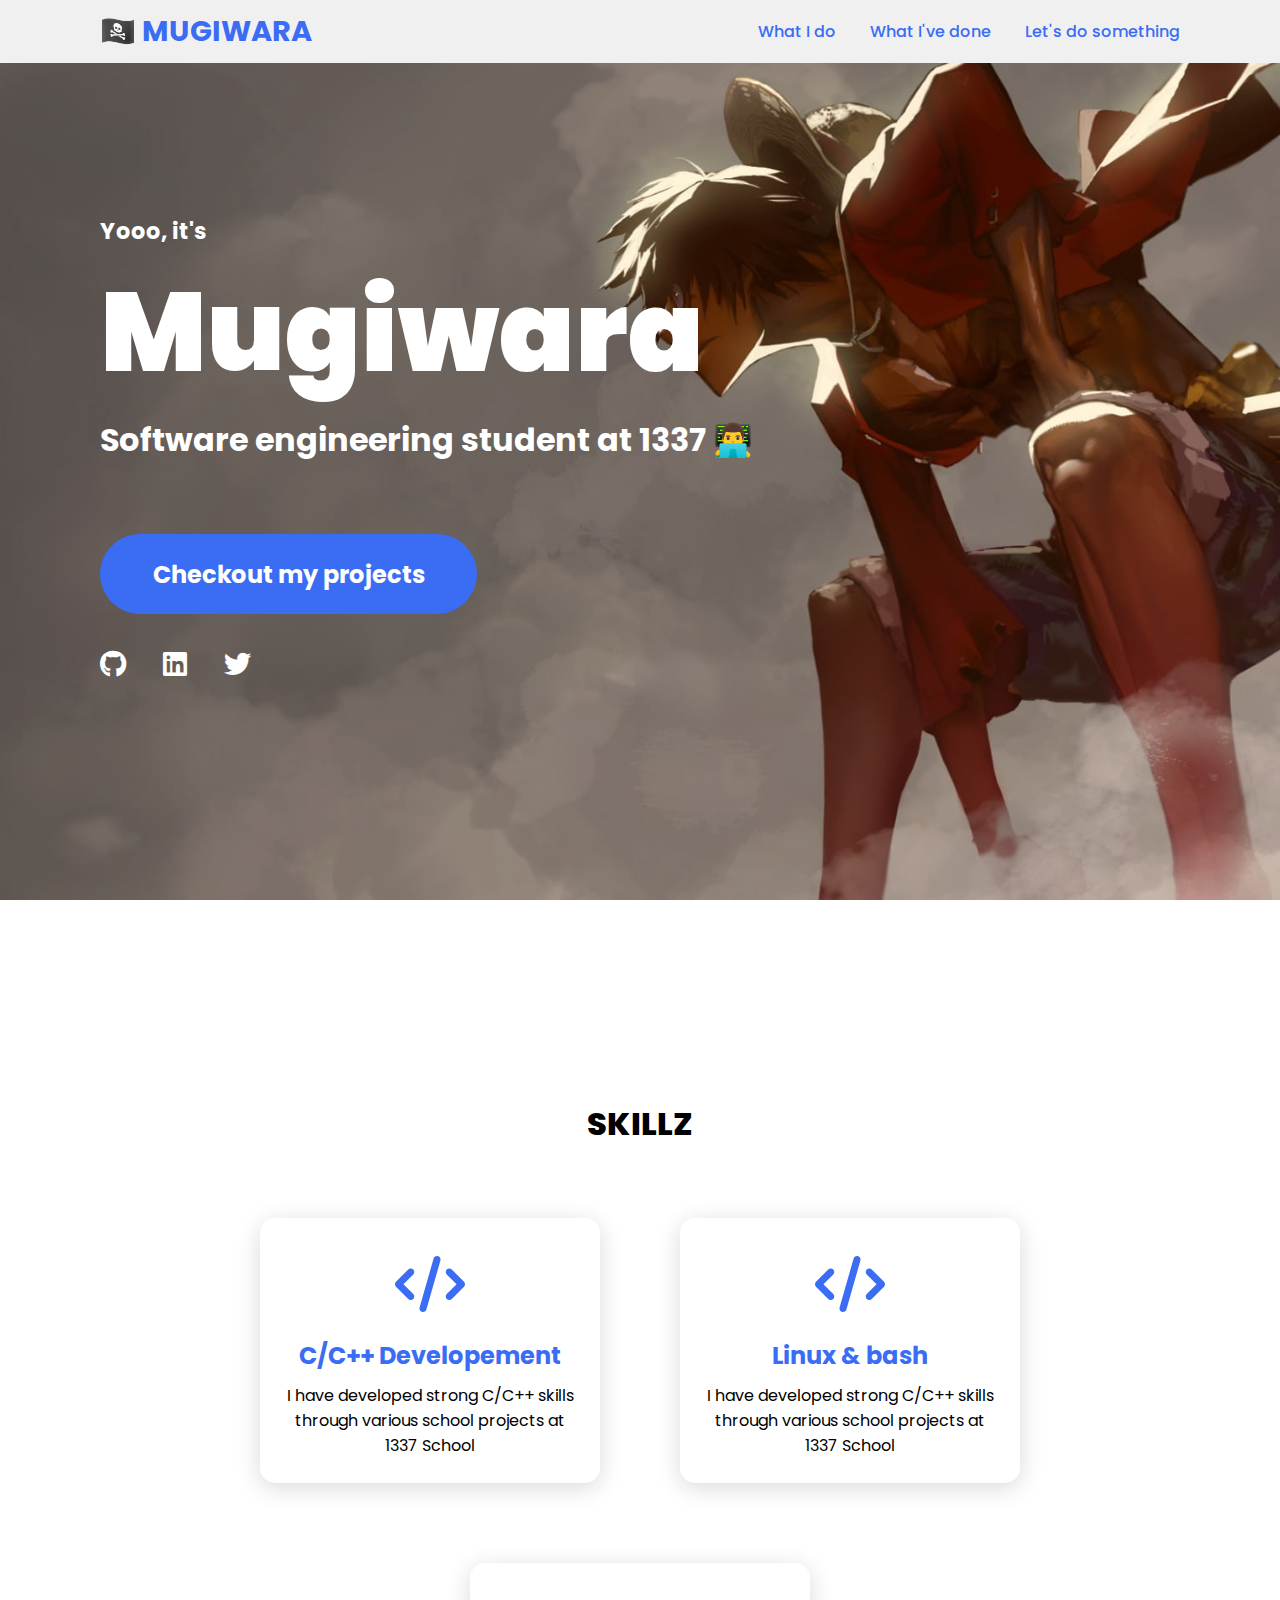
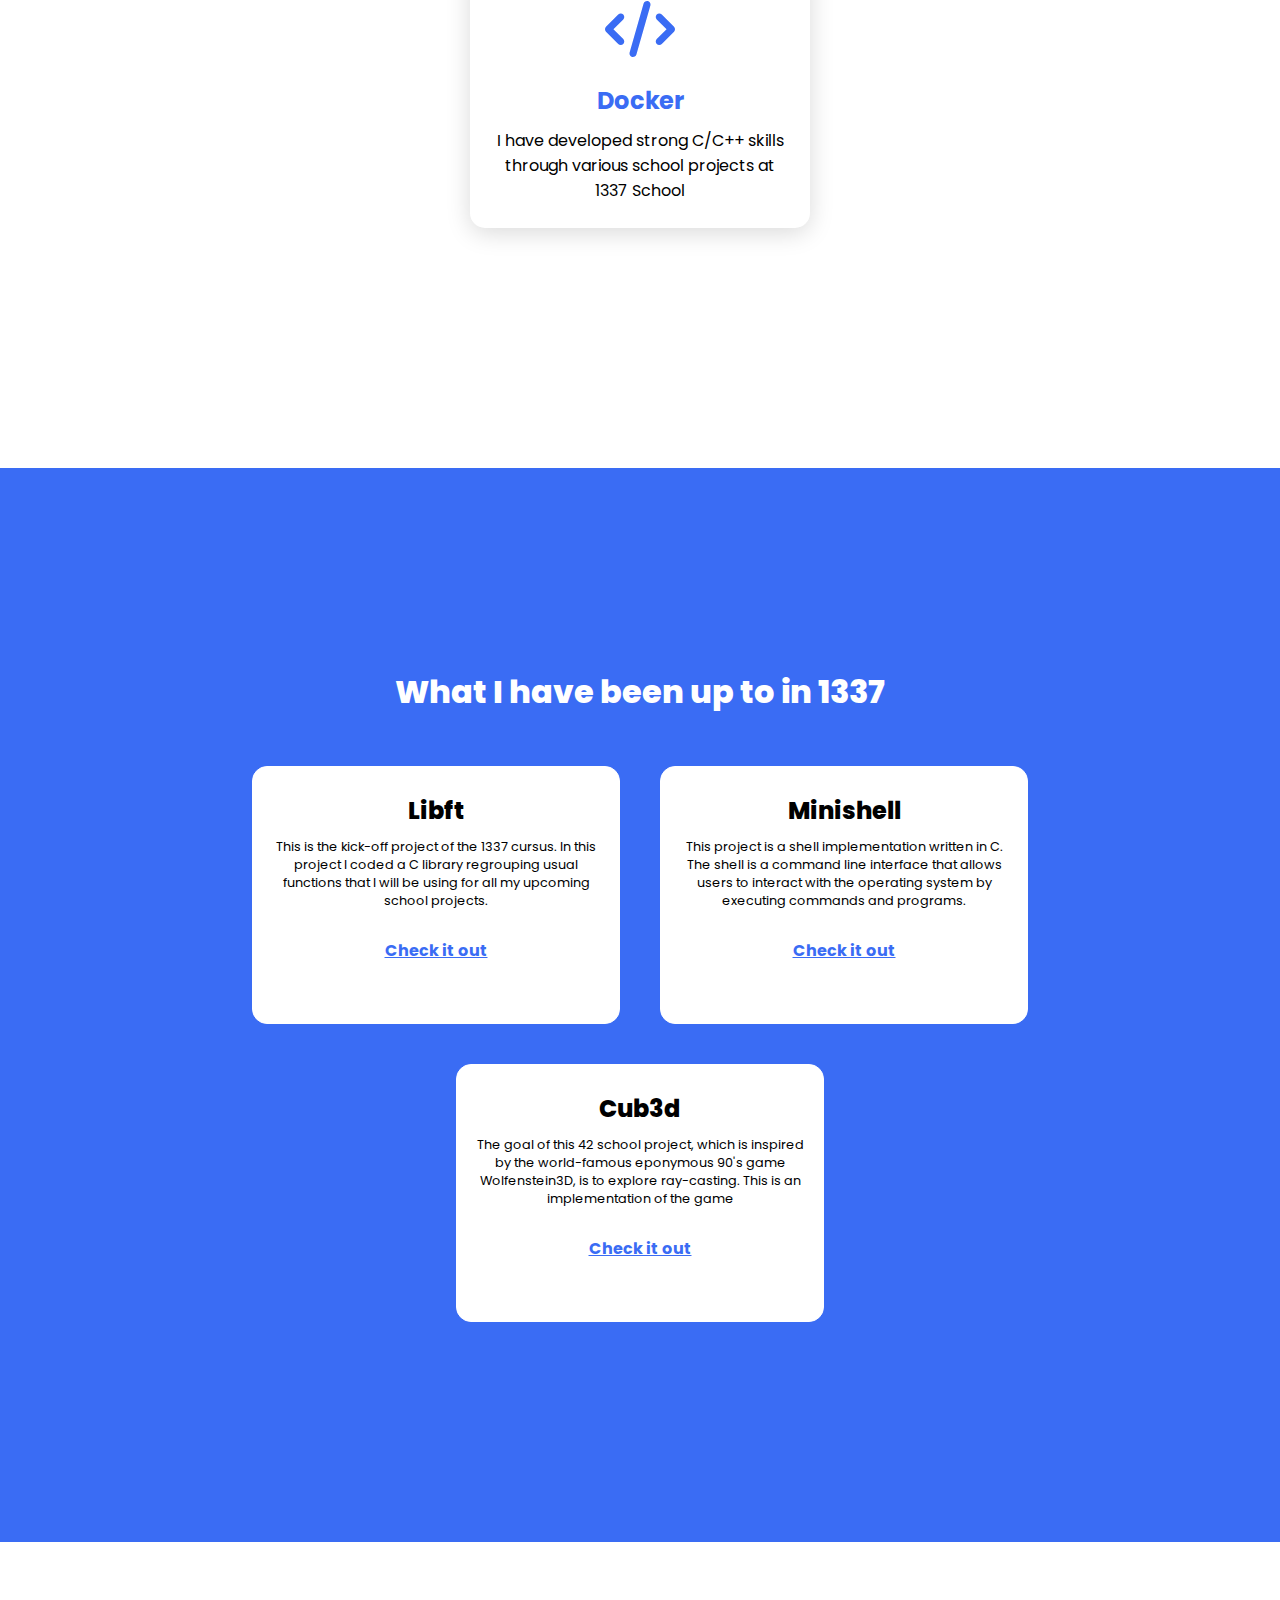
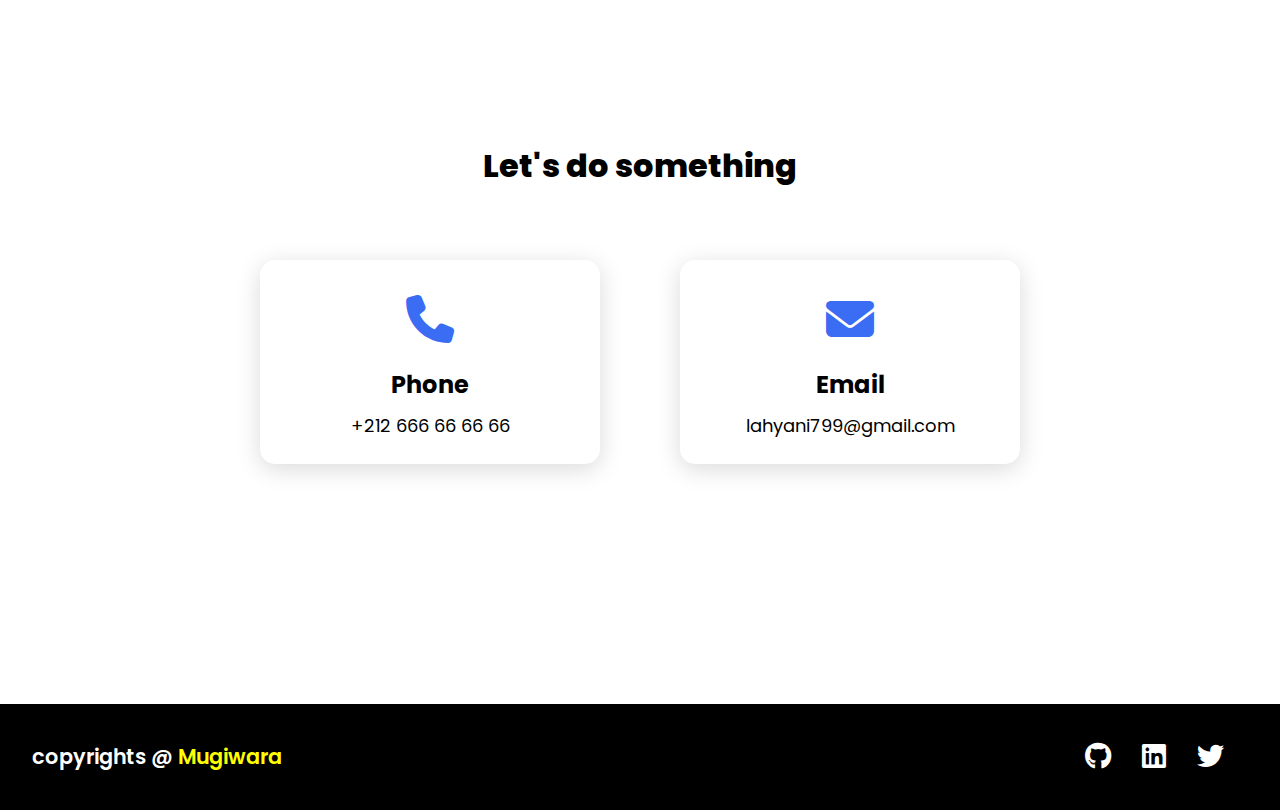
<file: srcs/requirements/bonus/website/index.html>
<!DOCTYPE html>
<html lang="en">
<head>
    <meta charset="UTF-8">
    <meta http-equiv="X-UA-Compatible" content="IE=edge">
    <meta name="viewport" content="width=device-width, initial-scale=1.0">
    <link rel="stylesheet" href="https://cdnjs.cloudflare.com/ajax/libs/font-awesome/6.1.1/css/all.min.css">
    <link rel="stylesheet" href="style.css">
    <title>Portfolio</title>
</head>
<body>

    <header>
        <a href="#" class="logo"> 🏴‍☠️ Mugiwara </a>
        <nav class="navigation">
            <a href="#services"> What I do </a>
            <a href="#projects"> What I've done </a>
            <a href="#contact"> Let's do something </a>
        </nav>
    </header>

    <section class="hero">
        <div>
            <h2> Yooo, it's <br> <span> Mugiwara </span> </h2>
            <h3>Software engineering student at 1337 👨‍💻</h3>
            <a href="#projects" class="primary-btn">Checkout my projects</a>
            <div class="socials">
                <a href="https://github.com/ilahyani" target="_blank"> <i class="fa-brands fa-github"></i> </a>
                <a href="https://www.linkedin.com/in/ilahyani/" target="_blank"> <i class="fa-brands fa-linkedin"></i> </a>
                <a href="https://twitter.com/ilahyani_" target="_blank"> <i class="fa-brands fa-twitter"></i> </a>
            </div>
        </div>
    </section>

    <section class="cards services">
        <h2 class="title"> SKILLZ </h2>
        <div class="content">
            <div class="service-card">
                <div class="icon">
                    <i class="fa-solid fa-code"></i>
                </div>
                <div class="info">
                    <h3>C/C++ Developement</h3>
                    <p>I have developed strong C/C++ skills through various school projects at 1337 School</p>
                </div>
            </div>
            <div class="service-card">
                <div class="icon">
                    <i class="fa-solid fa-code"></i>
                </div>
                <div class="info">
                    <h3>Linux & bash</h3>
                    <p>I have developed strong C/C++ skills through various school projects at 1337 School</p>
                </div>
            </div>
            <div class="service-card">
                <div class="icon">
                    <i class="fa-solid fa-code"></i>
                </div>
                <div class="info">
                    <h3>Docker</h3>
                    <p>I have developed strong C/C++ skills through various school projects at 1337 School</p>
                </div>
            </div>
        </div>
    </section>

    <section class="projects">
        <h2 class="title"> What I have been up to in 1337 </h2>
        <div class="content">
            <div class="project-card">
                <div class="project-info">
                    <p class="project-title"> Libft </p>
                    <p class="project-description"> This is the kick-off project of the 1337 cursus. In this project I coded a C library regrouping usual functions that I will be using for all my upcoming school projects. </p>
                    <a href="https://github.com/ilahyani/libft" target="_blank" class="details-btn"> Check it out </a>
                </div>
            </div>
            <div class="project-card">
                <div class="project-info">
                    <p class="project-title"> Minishell </p>
                    <p class="project-description"> This project is a shell implementation written in C. The shell is a command line interface that allows users to interact with the operating system by executing commands and programs. </p>
                    <a href="https://github.com/ilahyani/minishell" target="_blank" class="details-btn"> Check it out </a>
                </div>
            </div>
            <div class="project-card">
                <div class="project-info">
                    <p class="project-title"> Cub3d </p>
                    <p class="project-description"> The goal of this 42 school project, which is inspired by the world-famous eponymous 90's game Wolfenstein3D, is to explore ray-casting. This is an implementation of the game </p>
                    <a href="https://github.com/ilahyani/cub3d" target="_blank" class="details-btn"> Check it out </a>
                </div>
            </div>
        </div>
    </section>

    <section class="cards contact">
        <h2 class="title"> Let's do something </h2>
        <div class="content">
            <div class="service-card">
                <div class="icon">
                    <i class="fa-solid fa-phone"></i>
                </div>
                <div class="info">
                    <h3>Phone</h3>
                    <p> +212 666 66 66 66 </p>
                </div>
            </div>
            <div class="service-card">
                <div class="icon">
                    <i class="fa-solid fa-envelope"></i>
                </div>
                <div class="info">
                    <h3>Email</h3>
                    <p> lahyani799@gmail.com </p>
                </div>
            </div>
        </div>
    </section>

    <footer class="footer">
        <p class="footer-title"> copyrights @ <span> Mugiwara </span> </p>
        <div class="socials">
            <a href="https://github.com/ilahyani" target="_blank"> <i class="fa-brands fa-github"></i> </a>
            <a href="https://www.linkedin.com/in/ilahyani/" target="_blank"> <i class="fa-brands fa-linkedin"></i> </a>
            <a href="https://twitter.com/ilahyani_" target="_blank"> <i class="fa-brands fa-twitter"></i> </a>
        </div>
    </footer>

</body>
</html>
</file>
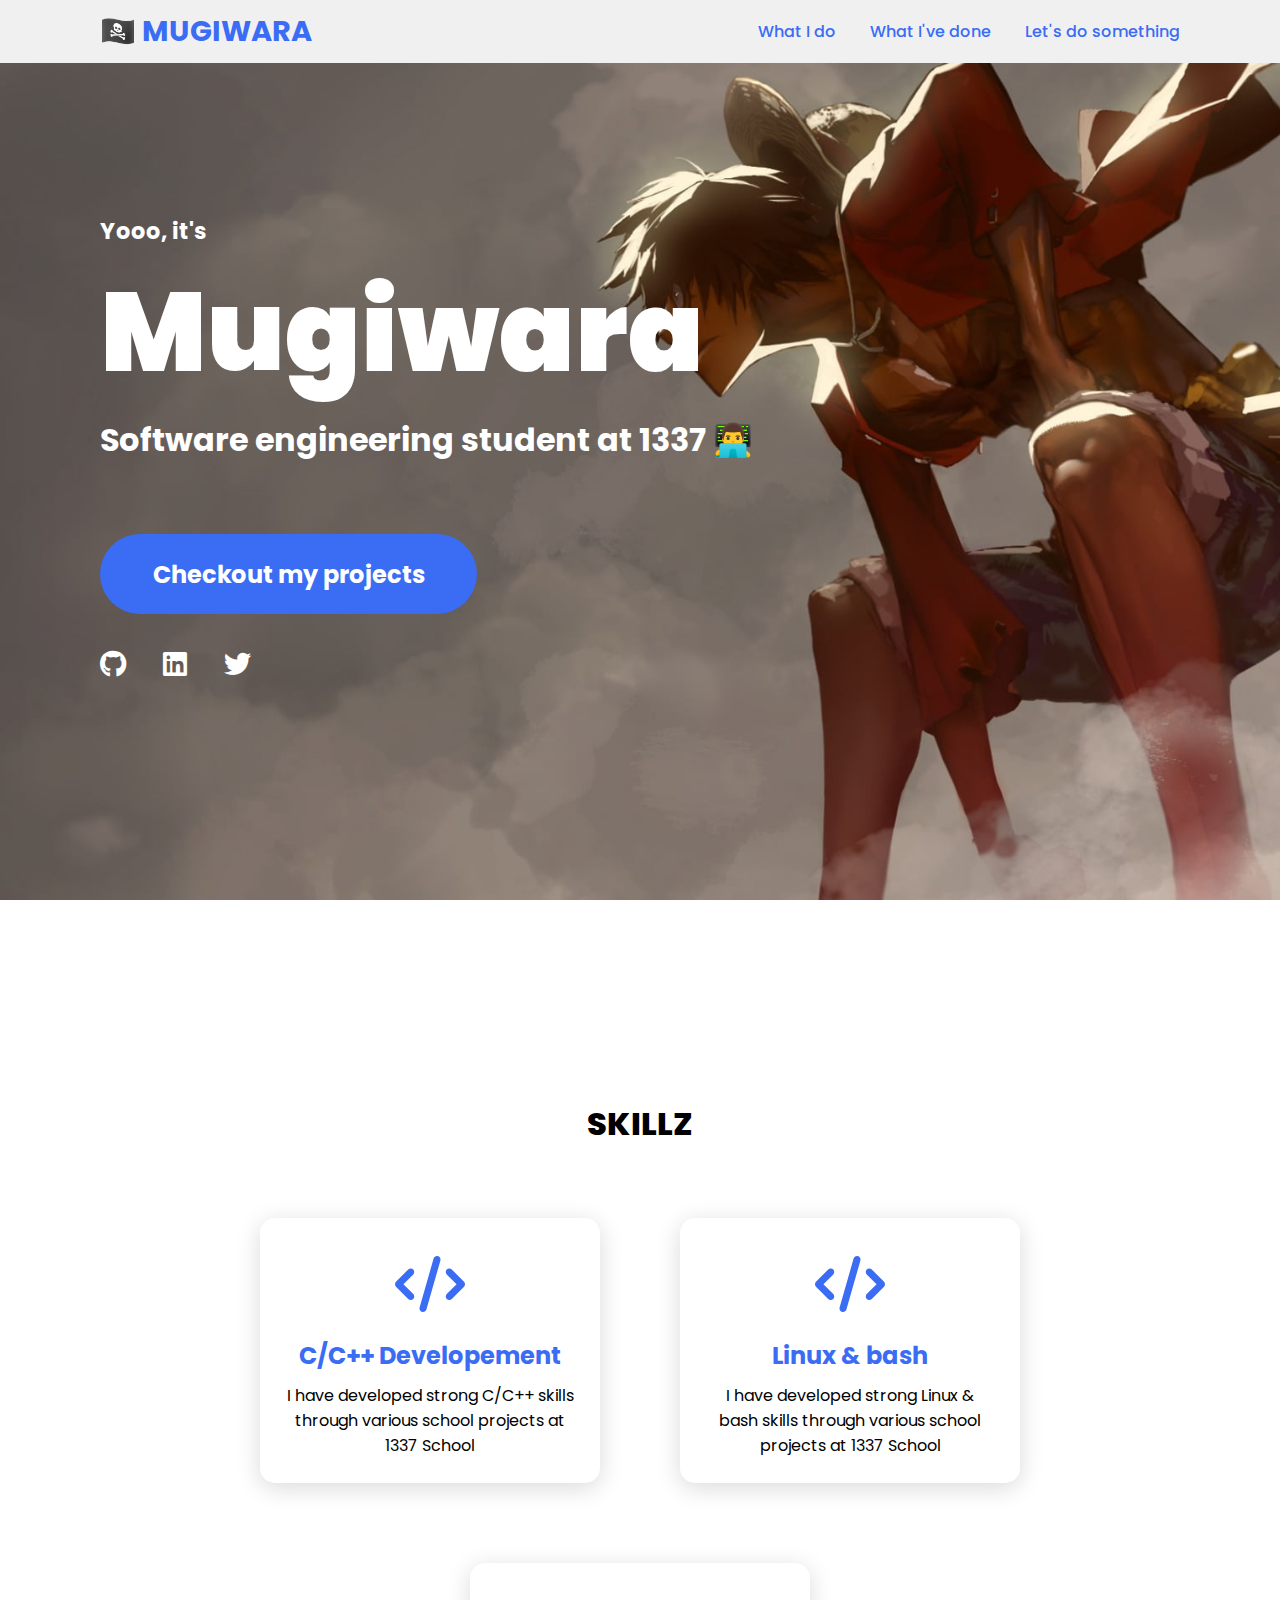
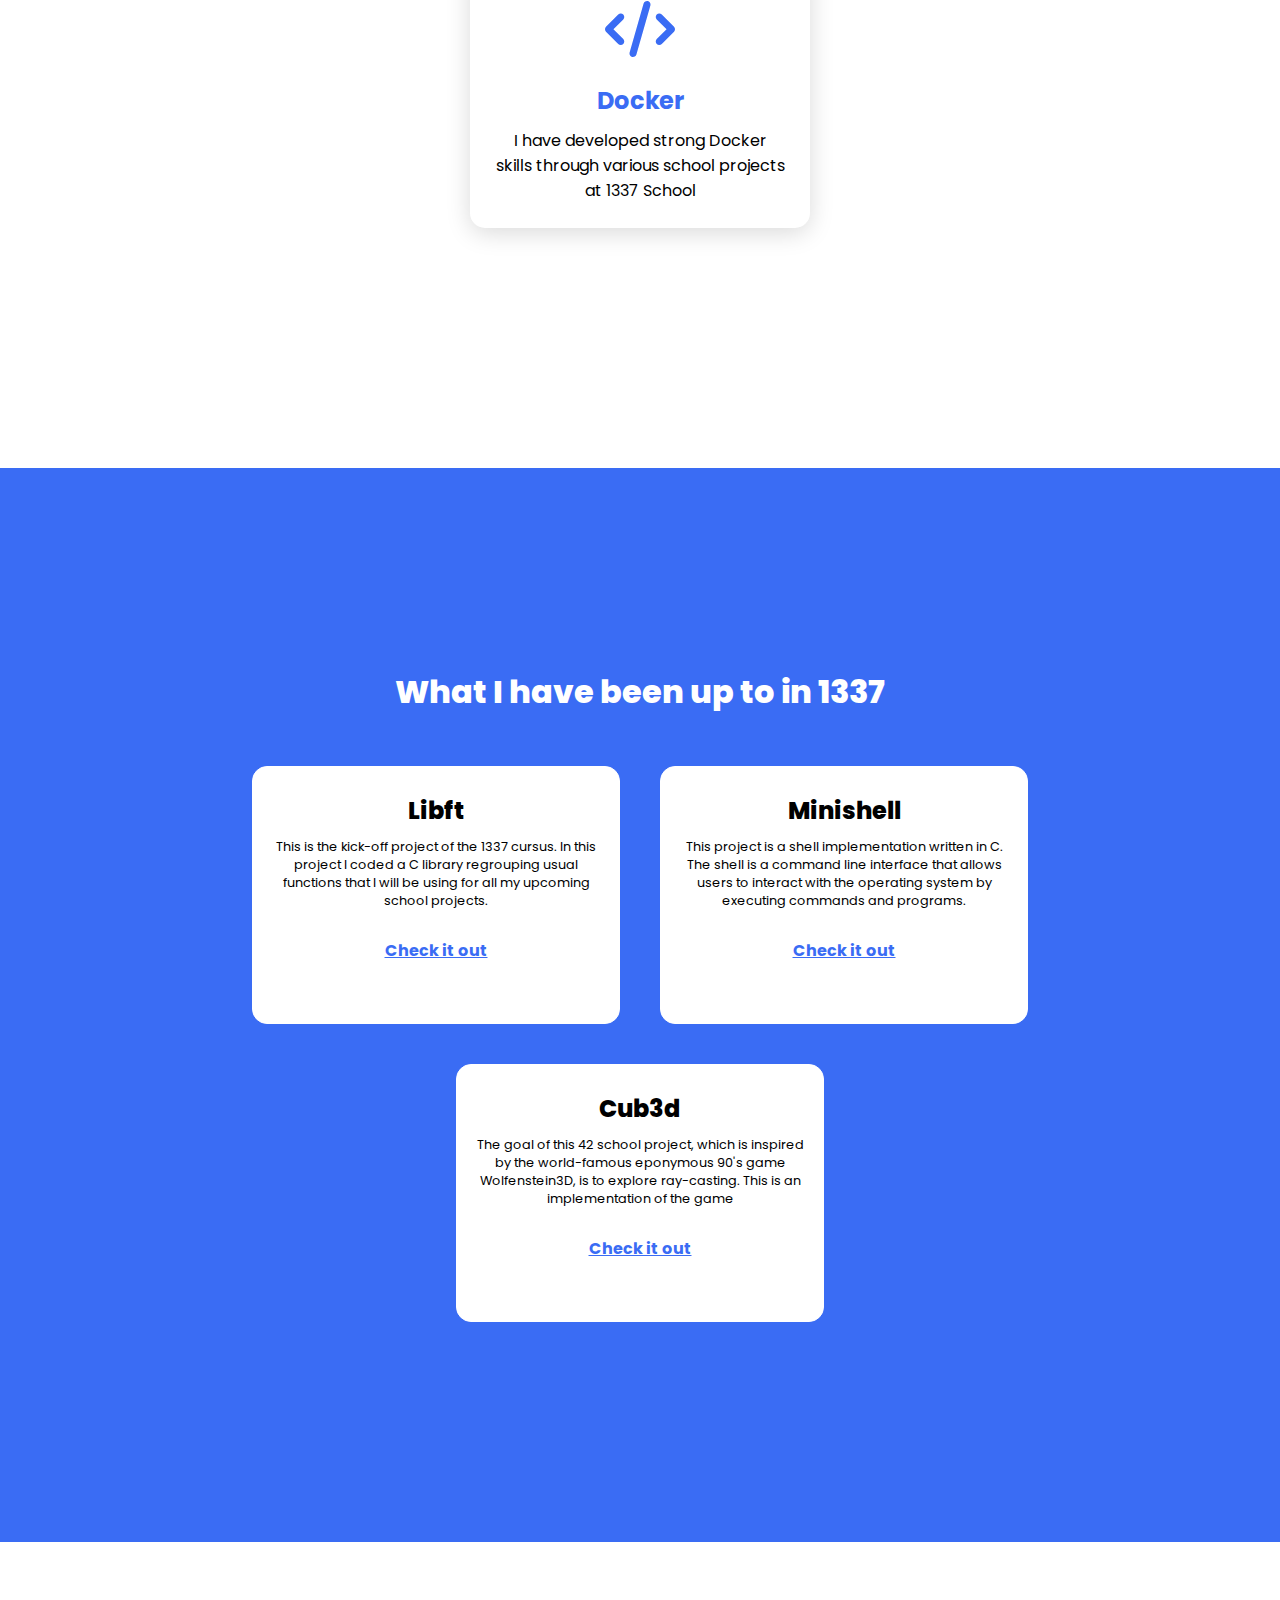
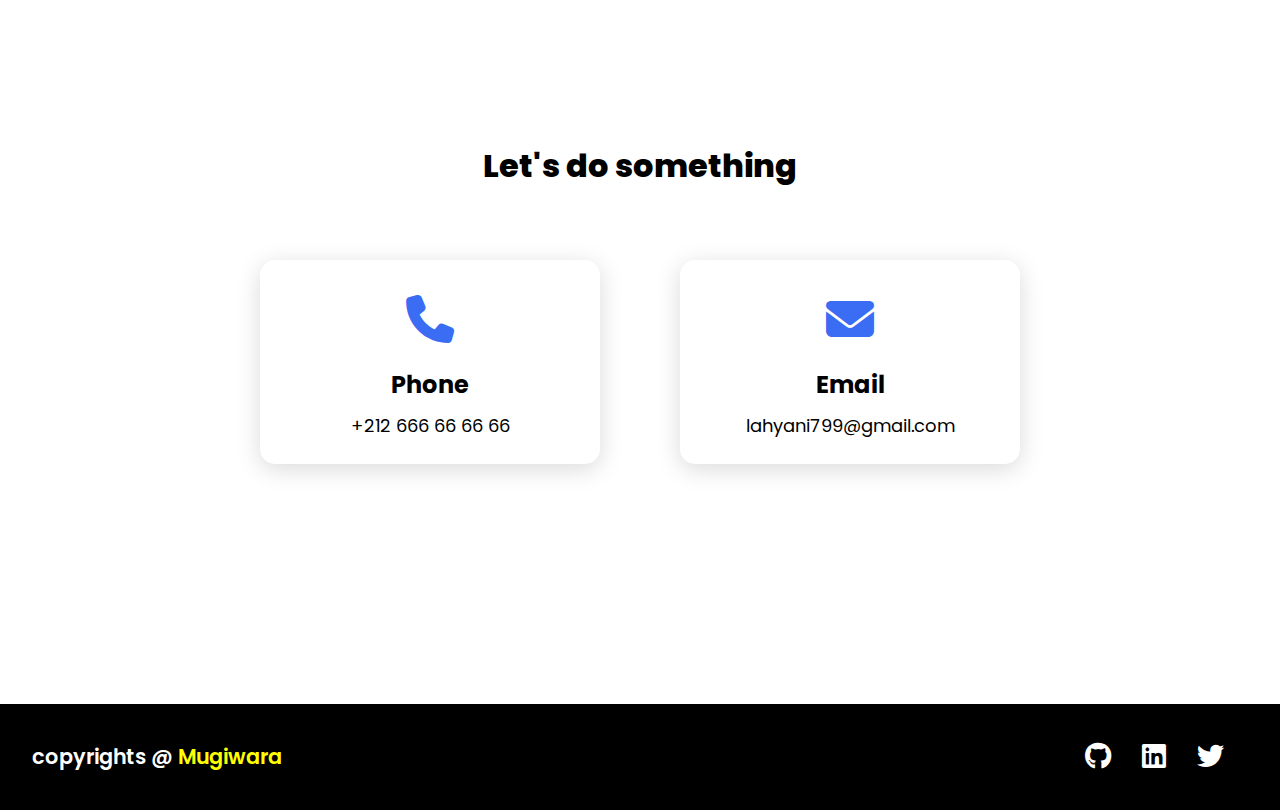
<file: srcs/requirements/bonus/website/webfiles/index.html>
<!DOCTYPE html>
<html lang="en">
<head>
    <meta charset="UTF-8">
    <meta http-equiv="X-UA-Compatible" content="IE=edge">
    <meta name="viewport" content="width=device-width, initial-scale=1.0">
    <link rel="stylesheet" href="https://cdnjs.cloudflare.com/ajax/libs/font-awesome/6.1.1/css/all.min.css">
    <link rel="stylesheet" href="style.css">
    <title>Portfolio</title>
</head>
<body>

    <header>
        <a href="#" class="logo"> 🏴‍☠️ Mugiwara </a>
        <nav class="navigation">
            <a href="#services"> What I do </a>
            <a href="#projects"> What I've done </a>
            <a href="#contact"> Let's do something </a>
        </nav>
    </header>

    <section class="hero">
        <div>
            <h2> Yooo, it's <br> <span> Mugiwara </span> </h2>
            <h3>Software engineering student at 1337 👨‍💻</h3>
            <a href="#projects" class="primary-btn">Checkout my projects</a>
            <div class="socials">
                <a href="https://github.com/ilahyani" target="_blank"> <i class="fa-brands fa-github"></i> </a>
                <a href="https://www.linkedin.com/in/ilahyani/" target="_blank"> <i class="fa-brands fa-linkedin"></i> </a>
                <a href="https://twitter.com/ilahyani_" target="_blank"> <i class="fa-brands fa-twitter"></i> </a>
            </div>
        </div>
    </section>

    <section class="cards services" id="services">
        <h2 class="title"> SKILLZ </h2>
        <div class="content">
            <div class="service-card">
                <div class="icon">
                    <i class="fa-solid fa-code"></i>
                </div>
                <div class="info">
                    <h3>C/C++ Developement</h3>
                    <p>I have developed strong C/C++ skills through various school projects at 1337 School</p>
                </div>
            </div>
            <div class="service-card">
                <div class="icon">
                    <i class="fa-solid fa-code"></i>
                </div>
                <div class="info">
                    <h3>Linux & bash</h3>
                    <p>I have developed strong Linux & bash skills through various school projects at 1337 School</p>
                </div>
            </div>
            <div class="service-card">
                <div class="icon">
                    <i class="fa-solid fa-code"></i>
                </div>
                <div class="info">
                    <h3>Docker</h3>
                    <p>I have developed strong Docker skills through various school projects at 1337 School</p>
                </div>
            </div>
        </div>
    </section>

    <section class="projects" id="projects">
        <h2 class="title"> What I have been up to in 1337 </h2>
        <div class="content">
            <div class="project-card">
                <div class="project-info">
                    <p class="project-title"> Libft </p>
                    <p class="project-description"> This is the kick-off project of the 1337 cursus. In this project I coded a C library regrouping usual functions that I will be using for all my upcoming school projects. </p>
                    <a href="https://github.com/ilahyani/libft" target="_blank" class="details-btn"> Check it out </a>
                </div>
            </div>
            <div class="project-card">
                <div class="project-info">
                    <p class="project-title"> Minishell </p>
                    <p class="project-description"> This project is a shell implementation written in C. The shell is a command line interface that allows users to interact with the operating system by executing commands and programs. </p>
                    <a href="https://github.com/ilahyani/minishell" target="_blank" class="details-btn"> Check it out </a>
                </div>
            </div>
            <div class="project-card">
                <div class="project-info">
                    <p class="project-title"> Cub3d </p>
                    <p class="project-description"> The goal of this 42 school project, which is inspired by the world-famous eponymous 90's game Wolfenstein3D, is to explore ray-casting. This is an implementation of the game </p>
                    <a href="https://github.com/ilahyani/cub3d" target="_blank" class="details-btn"> Check it out </a>
                </div>
            </div>
        </div>
    </section>

    <section class="cards contact" id="contact">
        <h2 class="title"> Let's do something </h2>
        <div class="content">
            <div class="service-card">
                <div class="icon">
                    <i class="fa-solid fa-phone"></i>
                </div>
                <div class="info">
                    <h3>Phone</h3>
                    <p> +212 666 66 66 66 </p>
                </div>
            </div>
            <div class="service-card">
                <div class="icon">
                    <i class="fa-solid fa-envelope"></i>
                </div>
                <div class="info">
                    <h3>Email</h3>
                    <p> lahyani799@gmail.com </p>
                </div>
            </div>
        </div>
    </section>

    <footer class="footer">
        <p class="footer-title"> copyrights @ <span> Mugiwara </span> </p>
        <div class="socials">
            <a href="https://github.com/ilahyani" target="_blank"> <i class="fa-brands fa-github"></i> </a>
            <a href="https://www.linkedin.com/in/ilahyani/" target="_blank"> <i class="fa-brands fa-linkedin"></i> </a>
            <a href="https://twitter.com/ilahyani_" target="_blank"> <i class="fa-brands fa-twitter"></i> </a>
        </div>
    </footer>

</body>
</html>
</file>
<file: srcs/requirements/bonus/website/style.css>
@import url('https://fonts.googleapis.com/css2?family=Poppins:ital,wght@0,100;0,200;0,300;0,400;0,500;0,600;0,700;0,800;0,900;1,100;1,200;1,300;1,400;1,500;1,600;1,700;1,800;1,900&display=swap');

* {
    font-family: 'Poppins', sans-serif;
    margin: 0;
    padding: 0;
    box-sizing: border-box;
    scroll-behavior: smooth;
}

/*///////////////// Header & NavBar ///////////////*/

header {
    background-color: #f0f0f0;
    width: 100%;
    position: fixed;
    z-index: 999;
    display: flex;
    justify-content: space-between;
    padding: 10px 100px;
    align-items: center;
}

.logo {
    text-decoration: none;
    color: #3a6cf4;
    text-transform: uppercase;
    font-weight: 700;
    font-size: 1.8em;
}

.navigation a {
    text-decoration: none;
    color: #3a6cf4;
    font-weight: 500;
    font-size: 1em;
    padding-left: 30px;
}

.navigation a:hover {
    color: #223d89;
}

/*///////////////////// Hero Section ///////////////////*/

section {
    padding: 200px 100px;
}

.hero {
    width: 100%;
    min-height: 100vh;
    display: flex;
    align-items: center;
    background: url(pics/onepiece.jpg) no-repeat;
    background-size: cover;
    background-position: center;
    background-attachment: fixed;
}

.hero h2 {
    color: white;
    font-size: 1.4em;
}

.hero h3 {
    color: white;
    font-size: 2em;
    margin-bottom: 70px;
}

.hero h2 span {
    display: inline-block;
    color: white;
    font-size: 5em;
    font-weight: 900;
}

.primary-btn {
    color: white;
    background-color: #3a6cf4;
    border-radius: 40px;
    text-decoration: none;
    padding: 0.9375em 2.1875em;
    font-size: x-large;
    font-weight: bold;
    display: inline-block;
    margin-bottom: 30px;
    transition: 0.7s ease;
}

.primary-btn:hover {
    background-color: #1744c2;
    transform: scale(1.1);
}

.socials a {
    color: white;
    font-size: 1.7em;
    text-decoration: none;
    padding-right: 30px;
}

.socials a:hover {
    color: yellow;
}

/*///////////////////// Services Section ///////////////////*/

.title {
    display: flex;
    justify-content: center;
    color: black;
    font-size: 2em;
    font-weight: 800;
    margin-bottom: 30px;
}

.content {
    display: flex;
    justify-content: center;
    flex-direction: row;
    flex-wrap: wrap;
}

.service-card {
    background-color: white;
    width: 21.25em;
    box-shadow: 0 5px 25px rgba(1 1 1 / 15%);
    border-radius: 15px;
    padding: 25px;
    margin: 40px;
    transition: 0.5s ease;
    text-align: center;
}

.service-card:hover {
    transform: scale(1.1);
}

.info h3 {
    font-size: 1.5em;
    font-weight: 700;
    color: #3a6cf4;
    margin: 10px;
}

.icon {
    font-size: 3.5em;
    color: #3a6cf4;
}

/*///////////////////// Projects Section ///////////////////*/

.projects {
    background-color: #3a6cf4;
}

.projects .title {
    color: white;
}

.project-card {
    background-color: white;
    border: 1px solid white;
    border-radius: 15px;
    min-height: 14em;
    width: 23em;
    overflow: hidden;
    margin: 20px;
    transition: 0.5s ease;
}

.project-card:hover {
    transform: scale(1.1);
}

.project-card:hover .project-img {
    opacity: 0.8;
}

.project-img img {
    width: 100%;
}

.project-info {
    color: black;
    text-align: center;
    padding: 1em;
}

.project-title {
    text-align: center;
    font-size: x-large;
    font-weight: 800;
    margin-top: 10px;
    margin-bottom: 10px;
}

.details-btn {
    color: #3a6cf4;
    padding: 0.8375em 2em;
    font-weight: bold;
    display: inline-block;
    margin-bottom: 30px;
    transition: 0.2s step-end;
    margin-top: 15px;
}

.details-btn:hover {
    background-color: #3a6cf4;
    text-decoration: none;
    border-radius: 40px;
    color: white
}

.project-description {
    font-size: 0.8em;
}

/*///////////////////// Contact Section //////////////////*/

.contact .icon {
    font-size: 3em;
}

.contact .content h3 {
    color: #000;
}

.contact .content p {
    font-size: large;
}

/*////////////////////////// footer ///////////////////////*/

.footer {
    background-color: black;
    color: white;
    padding: 2em;
    display: flex;
    justify-content: space-between;
    align-items: center;
}

.footer-title {
    font-size: 1.3em;
    font-weight: 600;
}

.footer span {
    color: yellow;
}

.footer .socials a {
    padding: 0 24px 0 0;
}
</file>
<file: srcs/requirements/bonus/website/webfiles/style.css>
@import url('https://fonts.googleapis.com/css2?family=Poppins:ital,wght@0,100;0,200;0,300;0,400;0,500;0,600;0,700;0,800;0,900;1,100;1,200;1,300;1,400;1,500;1,600;1,700;1,800;1,900&display=swap');

* {
    font-family: 'Poppins', sans-serif;
    margin: 0;
    padding: 0;
    box-sizing: border-box;
    scroll-behavior: smooth;
}

/*///////////////// Header & NavBar ///////////////*/

header {
    background-color: #f0f0f0;
    width: 100%;
    position: fixed;
    z-index: 999;
    display: flex;
    justify-content: space-between;
    padding: 10px 100px;
    align-items: center;
}

.logo {
    text-decoration: none;
    color: #3a6cf4;
    text-transform: uppercase;
    font-weight: 700;
    font-size: 1.8em;
}

.navigation a {
    text-decoration: none;
    color: #3a6cf4;
    font-weight: 500;
    font-size: 1em;
    padding-left: 30px;
}

.navigation a:hover {
    color: #223d89;
}

/*///////////////////// Hero Section ///////////////////*/

section {
    padding: 200px 100px;
}

.hero {
    width: 100%;
    min-height: 100vh;
    display: flex;
    align-items: center;
    background: url(pics/onepiece.jpg) no-repeat;
    background-size: cover;
    background-position: center;
    background-attachment: fixed;
}

.hero h2 {
    color: white;
    font-size: 1.4em;
}

.hero h3 {
    color: white;
    font-size: 2em;
    margin-bottom: 70px;
}

.hero h2 span {
    display: inline-block;
    color: white;
    font-size: 5em;
    font-weight: 900;
}

.primary-btn {
    color: white;
    background-color: #3a6cf4;
    border-radius: 40px;
    text-decoration: none;
    padding: 0.9375em 2.1875em;
    font-size: x-large;
    font-weight: bold;
    display: inline-block;
    margin-bottom: 30px;
    transition: 0.7s ease;
}

.primary-btn:hover {
    background-color: #1744c2;
    transform: scale(1.1);
}

.socials a {
    color: white;
    font-size: 1.7em;
    text-decoration: none;
    padding-right: 30px;
}

.socials a:hover {
    color: yellow;
}

/*///////////////////// Services Section ///////////////////*/

.title {
    display: flex;
    justify-content: center;
    color: black;
    font-size: 2em;
    font-weight: 800;
    margin-bottom: 30px;
}

.content {
    display: flex;
    justify-content: center;
    flex-direction: row;
    flex-wrap: wrap;
}

.service-card {
    background-color: white;
    width: 21.25em;
    box-shadow: 0 5px 25px rgba(1 1 1 / 15%);
    border-radius: 15px;
    padding: 25px;
    margin: 40px;
    transition: 0.5s ease;
    text-align: center;
}

.service-card:hover {
    transform: scale(1.1);
}

.info h3 {
    font-size: 1.5em;
    font-weight: 700;
    color: #3a6cf4;
    margin: 10px;
}

.icon {
    font-size: 3.5em;
    color: #3a6cf4;
}

/*///////////////////// Projects Section ///////////////////*/

.projects {
    background-color: #3a6cf4;
}

.projects .title {
    color: white;
}

.project-card {
    background-color: white;
    border: 1px solid white;
    border-radius: 15px;
    min-height: 14em;
    width: 23em;
    overflow: hidden;
    margin: 20px;
    transition: 0.5s ease;
}

.project-card:hover {
    transform: scale(1.1);
}

.project-card:hover .project-img {
    opacity: 0.8;
}

.project-img img {
    width: 100%;
}

.project-info {
    color: black;
    text-align: center;
    padding: 1em;
}

.project-title {
    text-align: center;
    font-size: x-large;
    font-weight: 800;
    margin-top: 10px;
    margin-bottom: 10px;
}

.details-btn {
    color: #3a6cf4;
    padding: 0.8375em 2em;
    font-weight: bold;
    display: inline-block;
    margin-bottom: 30px;
    transition: 0.2s step-end;
    margin-top: 15px;
}

.details-btn:hover {
    background-color: #3a6cf4;
    text-decoration: none;
    border-radius: 40px;
    color: white
}

.project-description {
    font-size: 0.8em;
}

/*///////////////////// Contact Section //////////////////*/

.contact .icon {
    font-size: 3em;
}

.contact .content h3 {
    color: #000;
}

.contact .content p {
    font-size: large;
}

/*////////////////////////// footer ///////////////////////*/

.footer {
    background-color: black;
    color: white;
    padding: 2em;
    display: flex;
    justify-content: space-between;
    align-items: center;
}

.footer-title {
    font-size: 1.3em;
    font-weight: 600;
}

.footer span {
    color: yellow;
}

.footer .socials a {
    padding: 0 24px 0 0;
}
</file>
